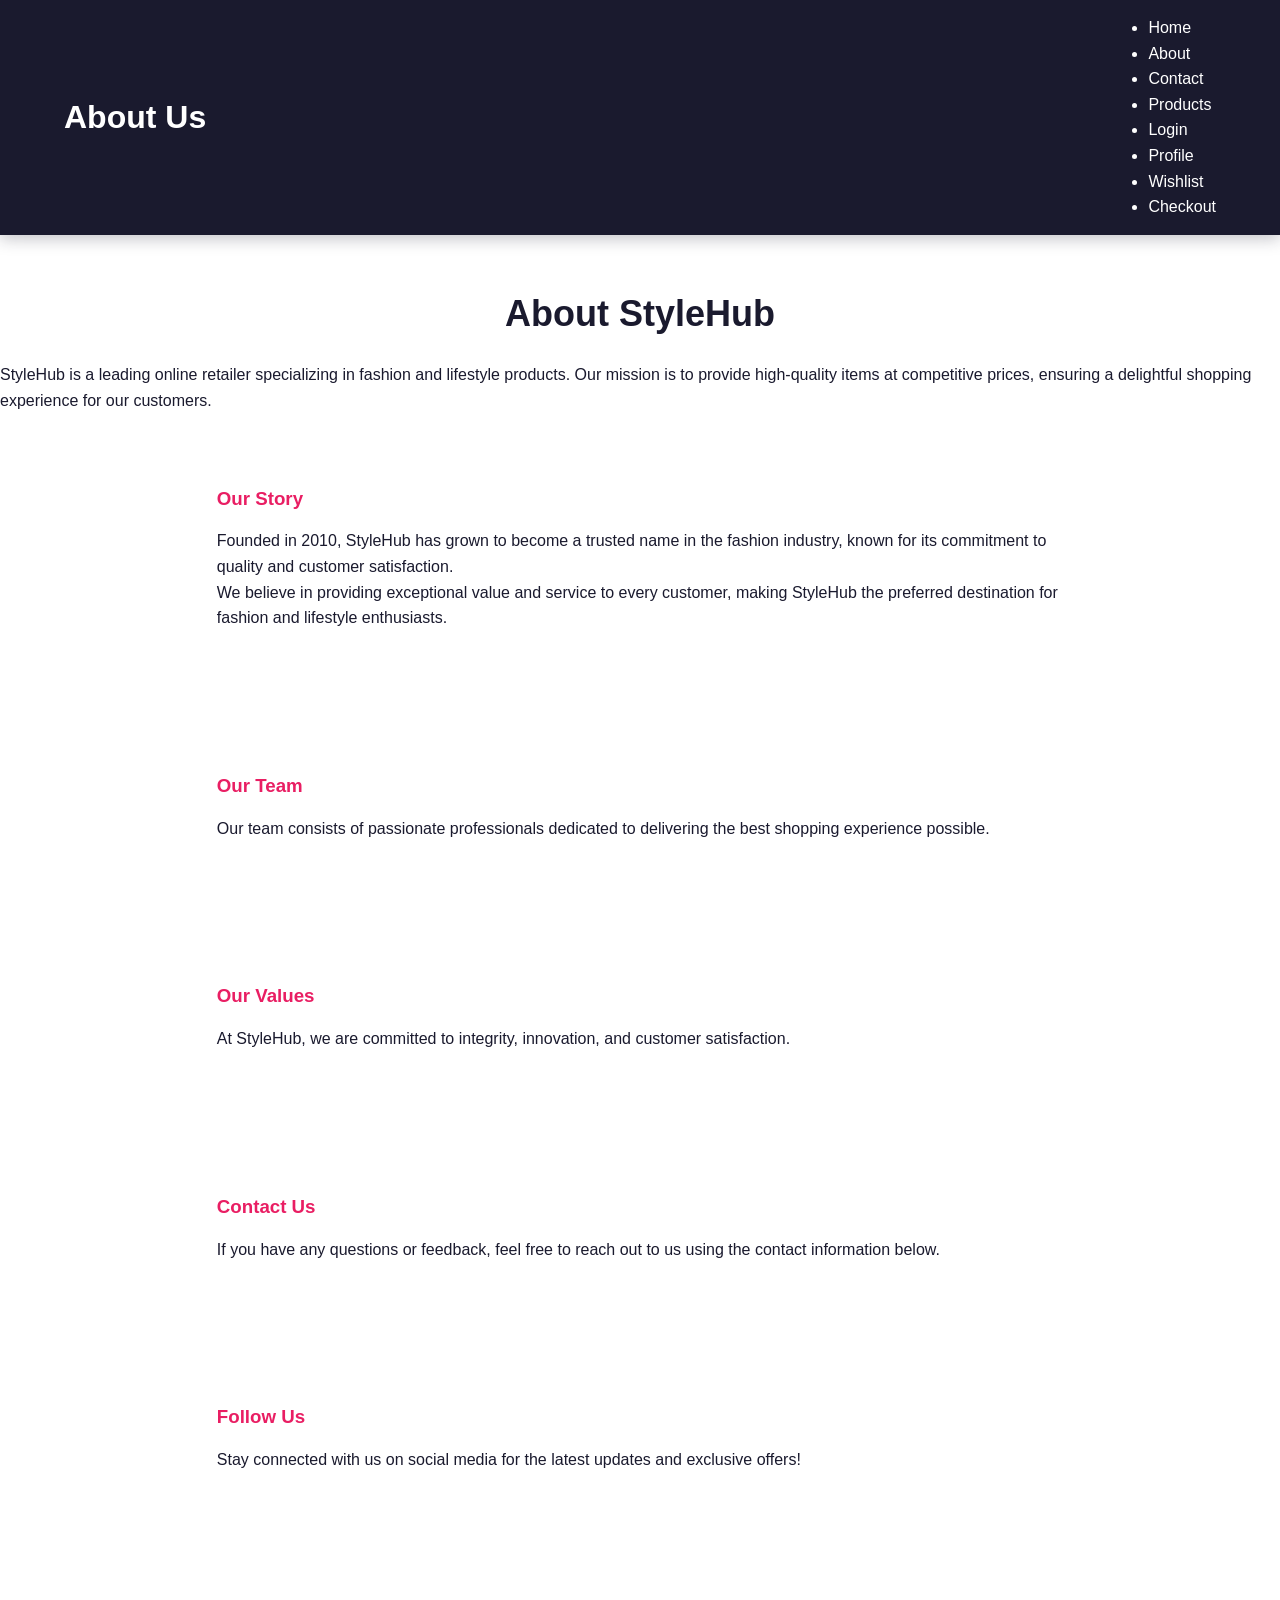
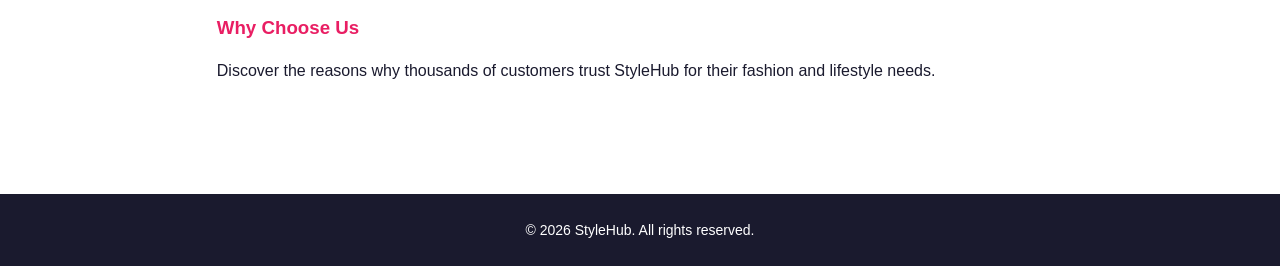
<file: about.html>
<!-- =================================================================
  
      ABOUT US

================================================================== -->
<!DOCTYPE html>
<html lang="en">
<head>
    <meta charset="UTF-8">
    <meta name="viewport" content="width=device-width, initial-scale=1.0">
    <title>About Us - styleHub</title>
    <link rel="stylesheet" href="style.css">
    <script src="script.js" defer></script>
</head>
<body>
<header>
    <h1>About Us</h1>
    <nav>
        <ul>
            <li><a href="index.html">Home</a></li>
            <li><a href="about.html">About</a></li>
            <li><a href="contact.html">Contact</a></li>
            <li><a href="products.html">Products</a></li>
            <li><a href="login.html">Login</a></li>
            <li><a href="profile.html">Profile</a></li>
            <li><a href="wishlist.html">Wishlist</a></li>
            <li><a href="checkout.html">Checkout</a></li>
        </ul>
    </nav>
</header>
    <h2>About StyleHub</h2>
    <p>StyleHub is a leading online retailer specializing in fashion and lifestyle products. Our mission is to provide high-quality items at competitive prices, ensuring a delightful shopping experience for our customers.</p>
    <section>
        <h3>Our Story</h3>
        <p>Founded in 2010, StyleHub has grown to become a trusted name in the fashion industry, known for its commitment to quality and customer satisfaction.</p>
        <p>We believe in providing exceptional value and service to every customer, making StyleHub the preferred destination for fashion and lifestyle enthusiasts.</p> 
    </section>
    <section>
        <h3>Our Team</h3>
        <p>Our team consists of passionate professionals dedicated to delivering the best shopping experience possible.</p>
    </section>
    <section>
        <h3>Our Values</h3>
        <p>At StyleHub, we are committed to integrity, innovation, and customer satisfaction.</p>
    </section>
    <section>
        <h3>Contact Us</h3>
        <p>If you have any questions or feedback, feel free to reach out to us using the contact information below.</p>
    </section>
    <section>
        <h3>Follow Us</h3>
        <p>Stay connected with us on social media for the latest updates and exclusive offers!</p>
    </section>
    <section>
        <h3>Why Choose Us</h3>
        <p>Discover the reasons why thousands of customers trust StyleHub for their fashion and lifestyle needs.</p>
    </section>
    <footer>
        <p>&copy; 2026 StyleHub. All rights reserved.</p>
    </footer> 
</body>
</html>
</file>
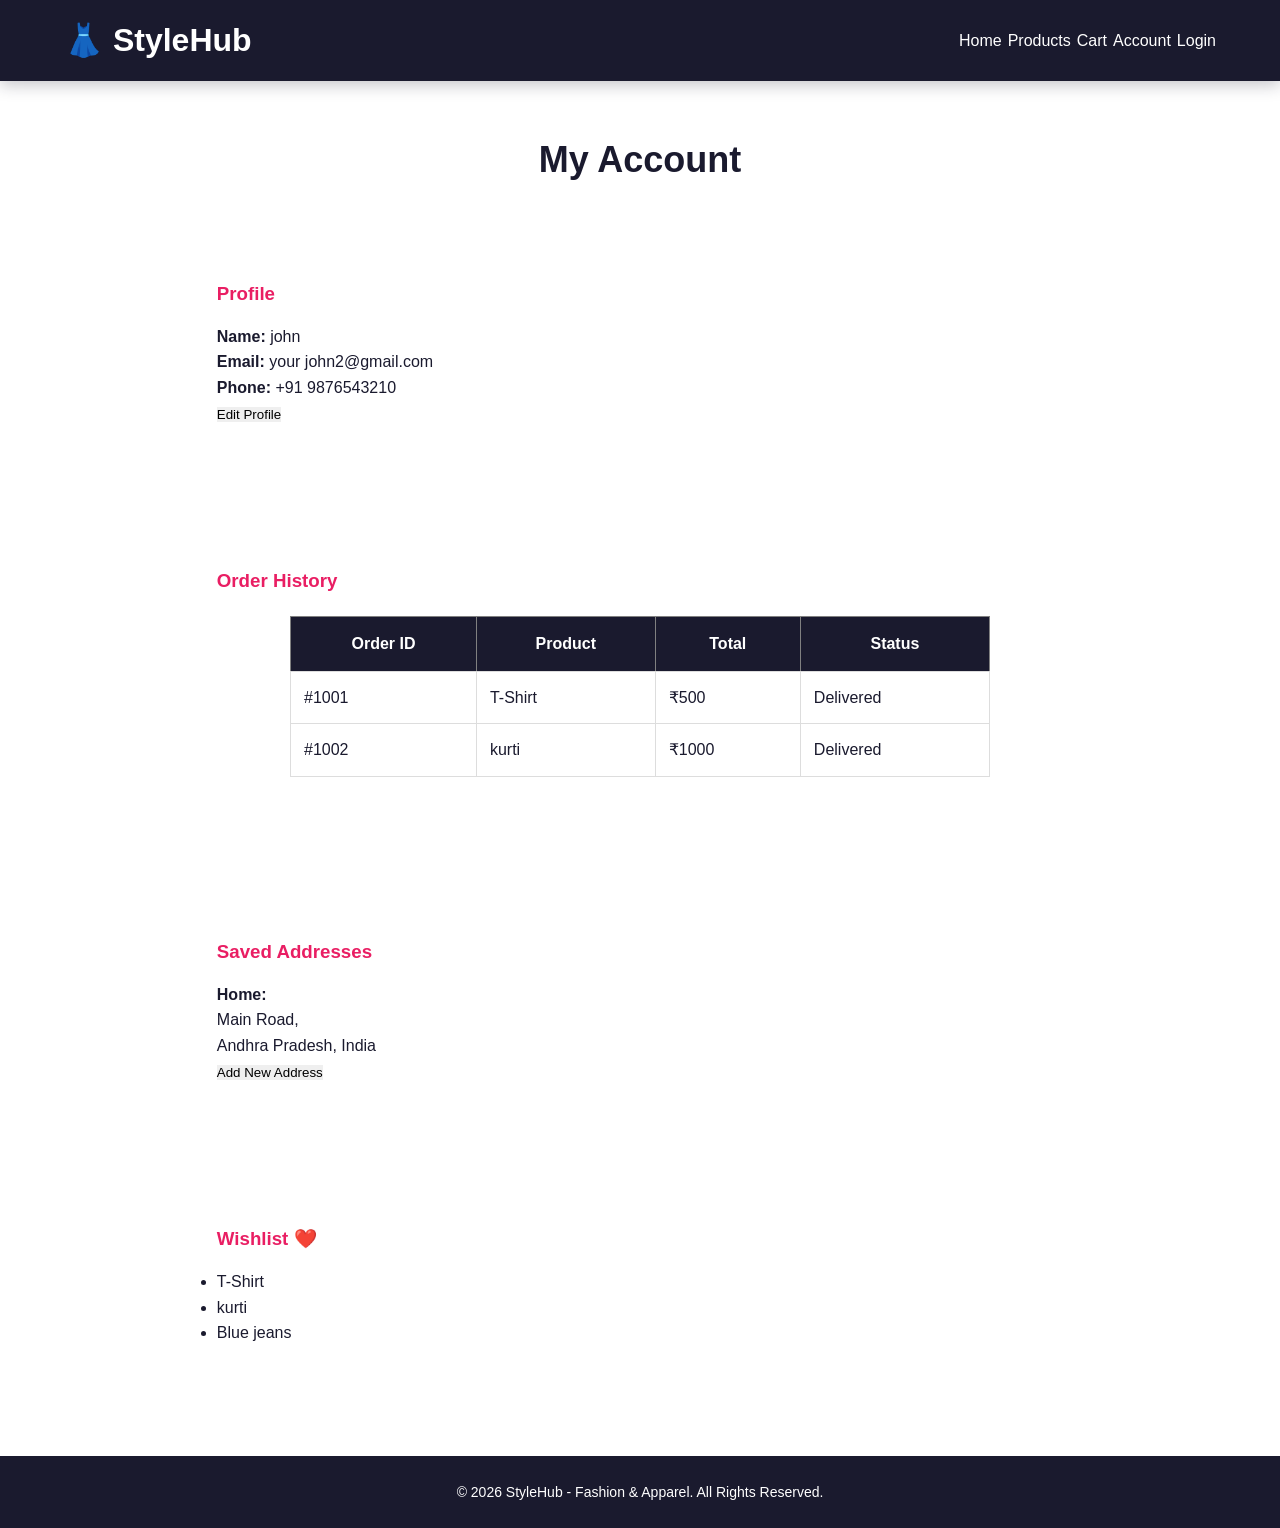
<file: account.html>
<!-- ================================================================

      USER ACCOUNT

================================================================ -->
<!DOCTYPE html>
<html lang="en">
<head>
    <meta charset="UTF-8">
    <meta name="viewport" content="width=device-width, initial-scale=1.0">
    <title>My Account - StyleHub</title>
    <link rel="stylesheet" href="style.css">
    <script src="script.js" defer></script>
</head>
<body>
<header>
    <h1>👗 StyleHub</h1>
    <nav>
        <a href="index.html">Home</a>
        <a href="products.html">Products</a>
        <a href="cart.html">Cart</a>
        <a href="account.html">Account</a>
        <a href="login.html">Login</a>
    </nav>
</header>
<h2>My Account</h2>
<!-- Profile -->
<section>
    <h3>Profile</h3>
    <p><strong>Name:</strong> john</p>
    <p><strong>Email:</strong> your john2@gmail.com</p>
    <p><strong>Phone:</strong> +91 9876543210</p>
    <button type="button" onclick="location.href='edit-profile.html'">Edit Profile</button>
</section>
<!-- Order History -->
<section>
    <h3>Order History</h3>
    <table border="1">
        <tr>
            <th>Order ID</th>
            <th>Product</th>
            <th>Total</th>
            <th>Status</th>
        </tr>
        <tr>
            <td>#1001</td>
            <td>T-Shirt</td>
            <td>₹500</td>
            <td>Delivered</td>
        </tr>
        <tr>
            <td>#1002</td>
            <td>kurti</td>
            <td>₹1000</td>
            <td>Delivered</td>
        </tr>
    </table>
</section>
<!-- Saved Addresses -->
<section>
    <h3>Saved Addresses</h3>
    <p>
        <strong>Home:</strong><br>
        Main Road,<br>
        Andhra Pradesh, India
    </p>
    <button>Add New Address</button>
</section>
<!-- Wishlist -->
<section>
    <h3>Wishlist ❤️</h3>
    <ul>
        <li>T-Shirt</li>
        <li>kurti</li>
        <li>Blue jeans</li>
    </ul>
</section>
  <footer>
   <p>&copy; 2026 StyleHub - Fashion & Apparel. All Rights Reserved.</p>
  </footer>
</body>
</html>
</file>
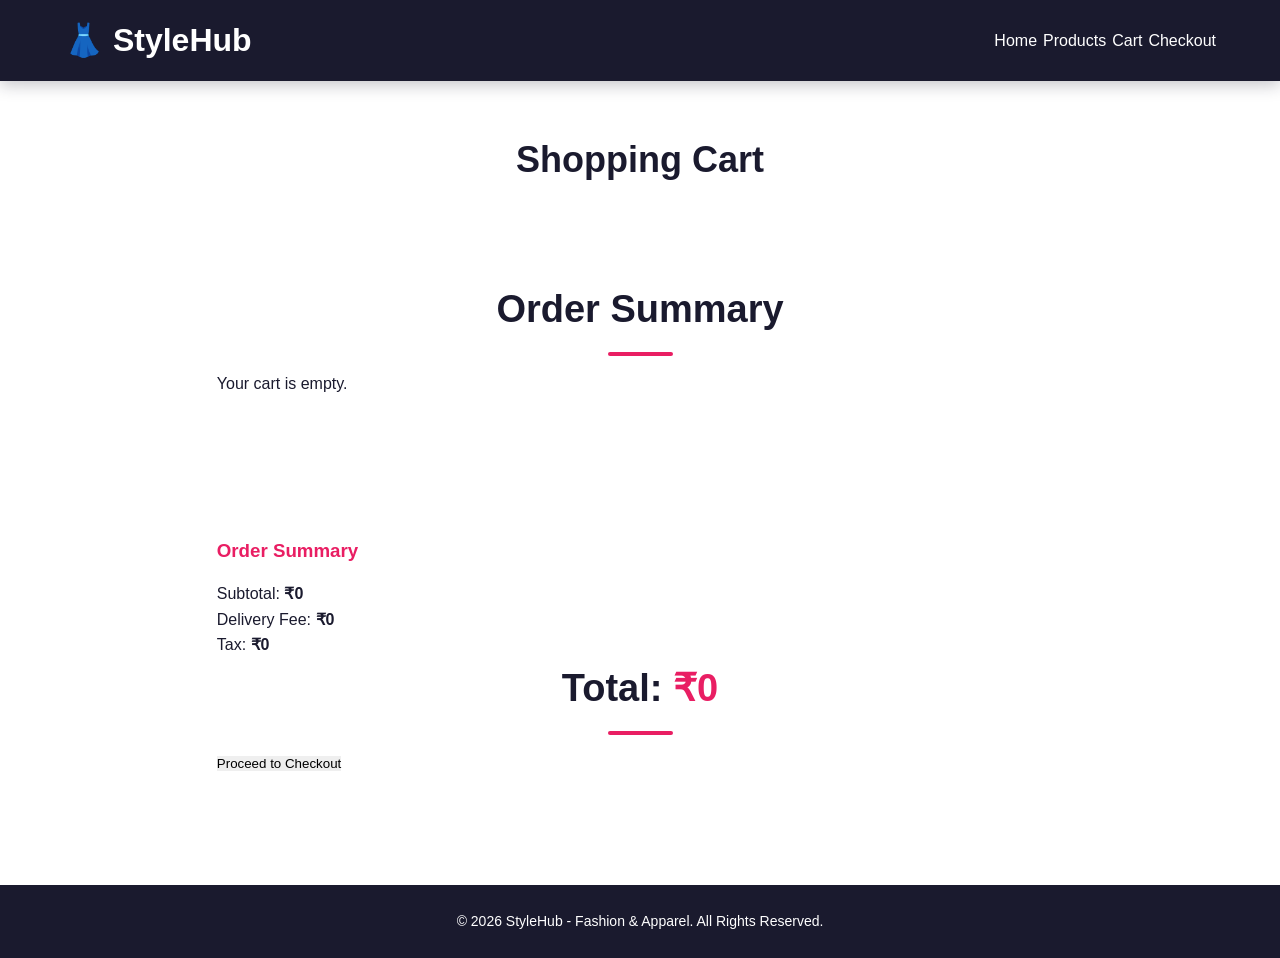
<file: cart.html>
<!-- =========================================================

      SHOPPING CART
    
========================================================= -->
<!DOCTYPE html>
<html lang="en">
<head>
    <meta charset="UTF-8">
    <meta name="viewport" content="width=device-width, initial-scale=1.0">
    <title>Shopping Cart - StyleHub</title>
    <link rel="stylesheet" href="style.css">
    <script src="script.js" defer></script>
</head>
<body>
<header>
    <h1>👗 StyleHub</h1>
    <nav>
        <a href="index.html">Home</a>
        <a href="products.html">Products</a>
        <a href="cart.html">Cart</a>
        <a href="checkout.html">Checkout</a>
    </nav>
</header>
<h2>Shopping Cart</h2>
<!-- Cart Items -->
<section id="order-summary">
    <h3>Your Summary</h3>
    <div id="cart-items"></div>
</section>
<!-- Cart Total -->
<section>
    <h3>Order Summary</h3>
    <p>Subtotal: <span id="subtotal">₹0</span></p>
    <p>Delivery Fee: <span id="delivery-fee">₹0</span></p>
    <p>Tax: <span id="tax">₹0</span></p>
    <h2>Total: <span id="total">₹0</span></h2>
    <a href="checkout.html">
        <button type="button">Proceed to Checkout</button>
    </a>
</section>
  <footer>
   <p>&copy; 2026 StyleHub - Fashion & Apparel. All Rights Reserved.</p>
  </footer>
</body>
</html>
</file>
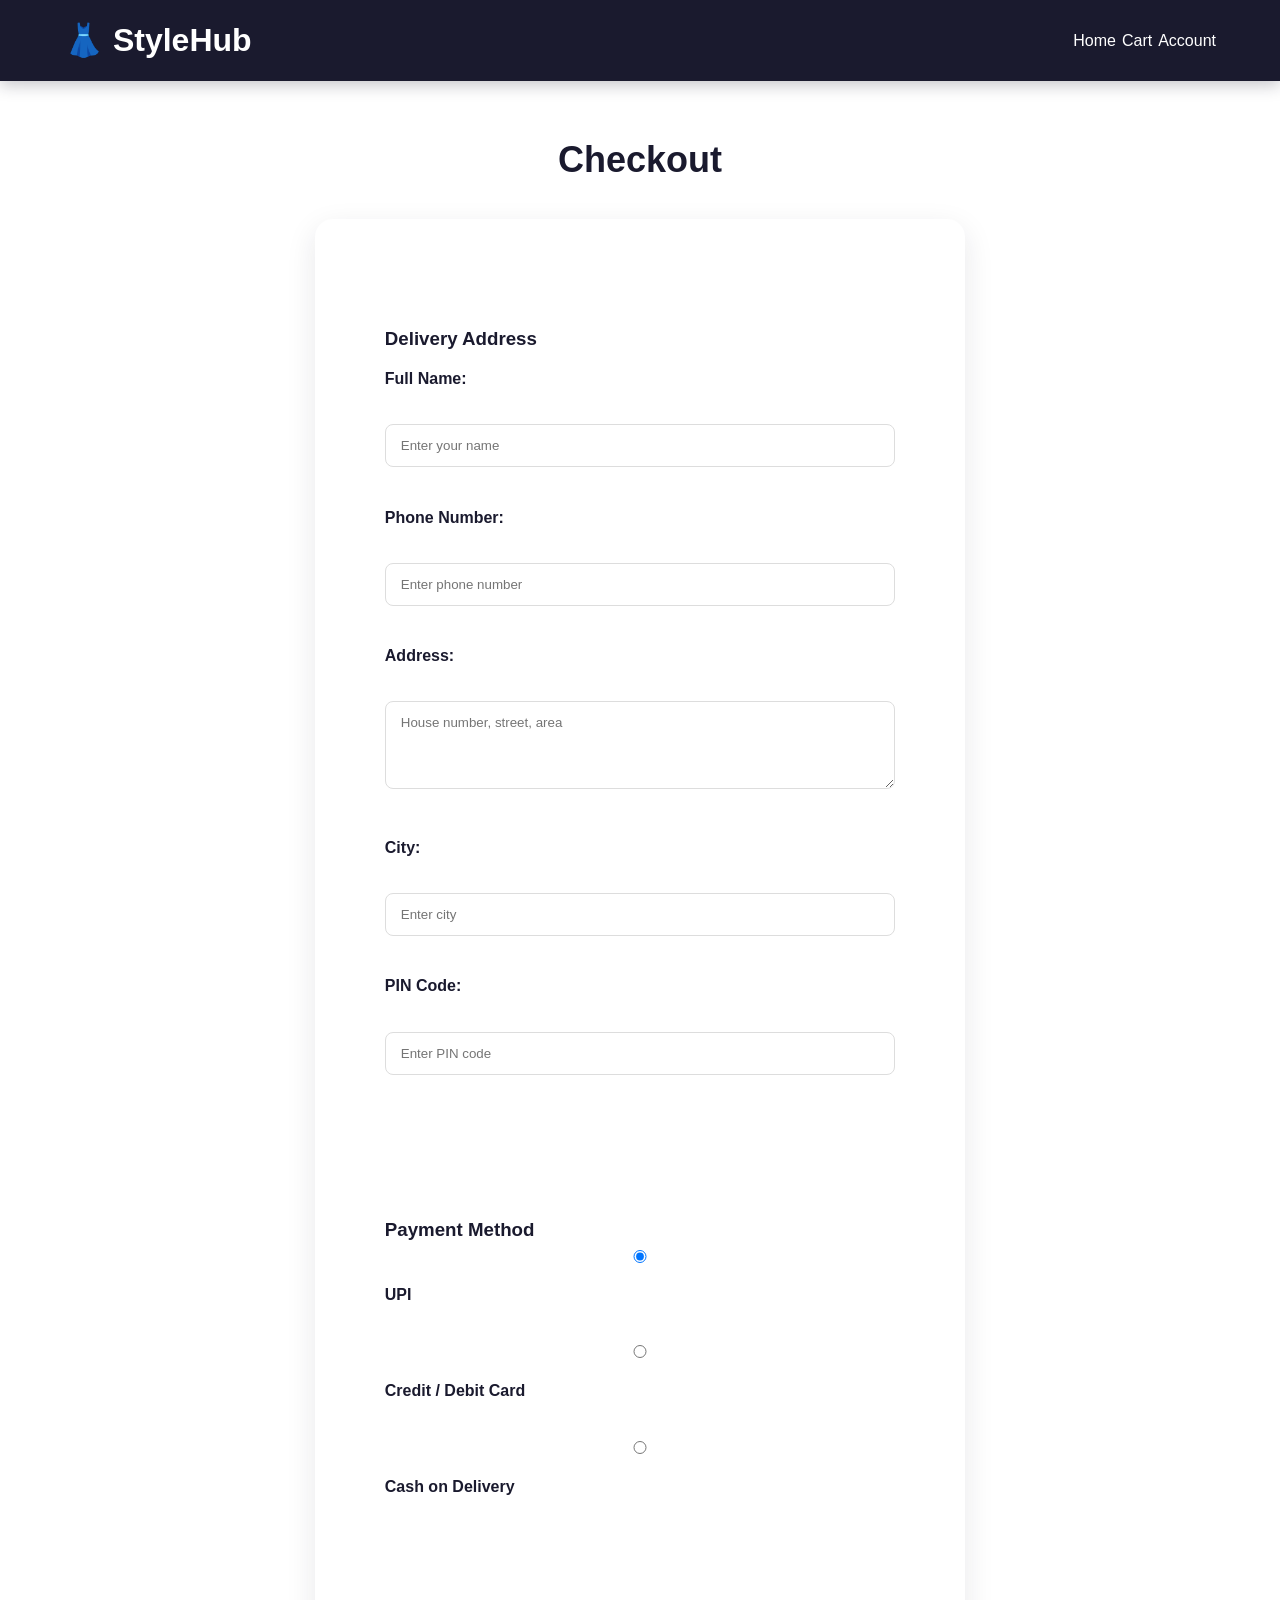
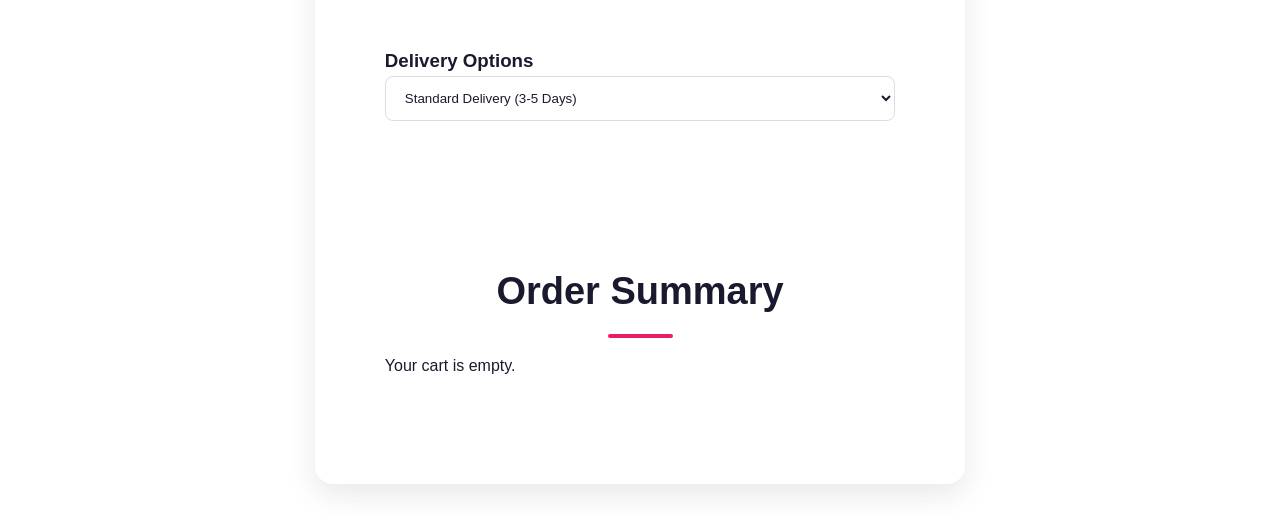
<file: checkout.html>
<!-- ===============================================================
 
      CHECKOUT PAGE

============================================================== -->
<!DOCTYPE html>
<html lang="en">
<head>
    <meta charset="UTF-8">
    <meta name="viewport" content="width=device-width,initial-scale=1.0">
    <title>Checkout - StyleHub</title>
    <link rel="stylesheet" href="style.css">
    <script src="script.js" defer></script>
</head>
<body>
<header>
    <h1>👗 StyleHub</h1>
    <nav>
        <a href="index.html">Home</a>
        <a href="cart.html">Cart</a>
        <a href="account.html">Account</a>
    </nav>
</header>
<h2>Checkout</h2>
<form id="checkout-form">
    <!-- Delivery Address -->
    <section id="delivery-option">
        <h3>Delivery Address</h3>
        <label>Full Name:</label><br>
        <input type="text" id="full-name" name="fullname" placeholder="Enter your name" required>
        <br><br>
        <label>Phone Number:</label><br>
        <input type="tel" id="phone" name="phone" placeholder="Enter phone number" required>
        <br><br>
        <label>Address:</label><br>
        <textarea id="address" name="address" rows="4" placeholder="House number, street, area" required></textarea>   
        <br><br>
        <label for="city">City:</label><br>
        <input type="text" id="city" name="city" placeholder="Enter city" required>
        <br><br>
        <label for="pin">PIN Code:</label><br>
        <input type="text" id="pin" name="pin" placeholder="Enter PIN code" required>
    </section>
    <!-- Payment -->
    <section>
        <h3>Payment Method</h3>
        <input type="radio" name="payment" value="upi" checked>
        <label>UPI</label>
        <br>
        <input type="radio" name="payment" value="card">
        <label>Credit / Debit Card</label>
        <br>
        <input type="radio" name="payment" value="cod">
        <label>Cash on Delivery</label>
    </section>
    <!-- Delivery Options -->
    <section>
        <h3>Delivery Options</h3>
        <select>
            <option>
                Standard Delivery (3-5 Days)
            </option>
            <option>
                Express Delivery (1-2 Days)
            </option>
            <option>
                Same Day Delivery
            </option>
            <option>
                Pickup from Store
            </option>
            <option>
                Drone Delivery (Available in select areas)
            </option>
            <option>
                Scheduled Delivery (Choose a specific date and time)
            </option>
        </select>
    </section>
    <!-- Order Summary -->
    <section id="order-summary">
        <h3>Order Summary</h3>
        <button type="button" onclick="placeOrder()">Place Order</button>
    </section>
</form>
</body>
</html>
</file>
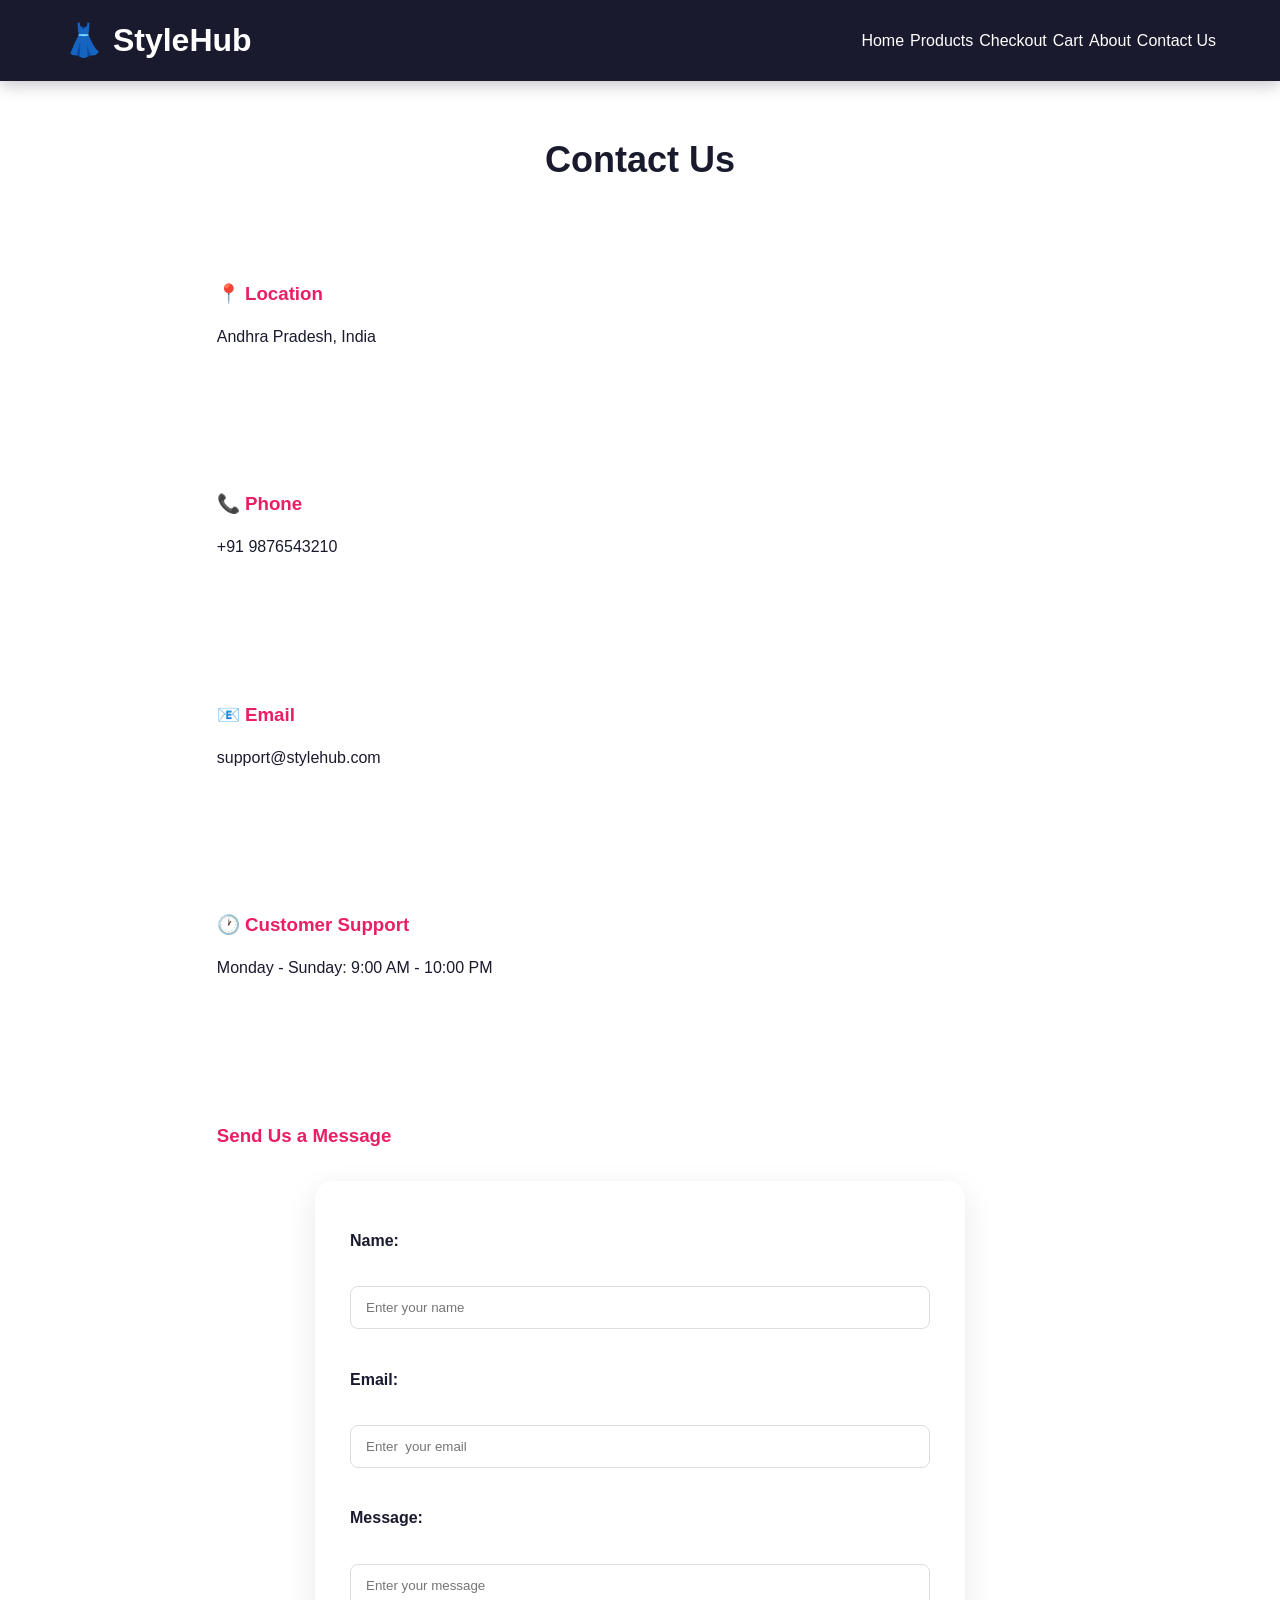
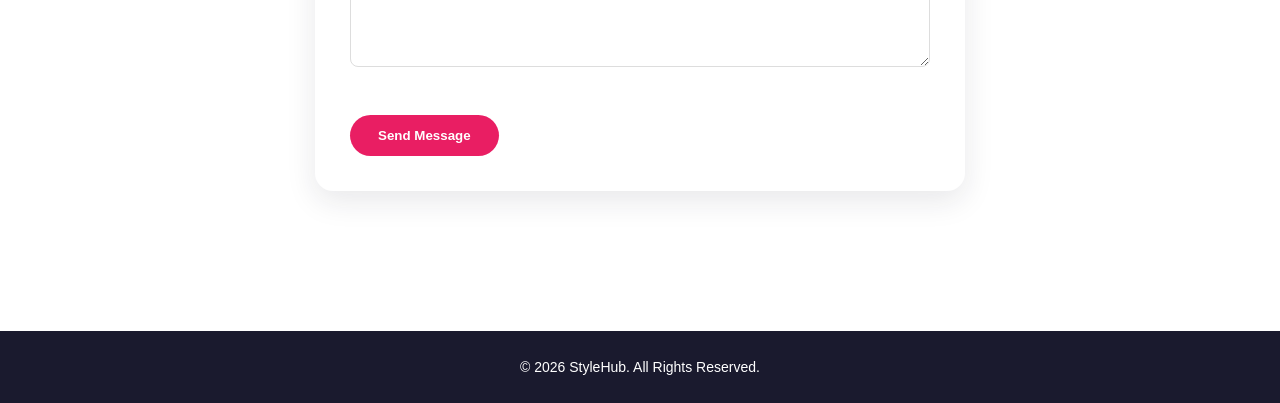
<file: contact.html>
<!-- =============================================================
 
     CONTACT US

 =============================================================-->
<!DOCTYPE html>
<html lang="en">
<head>
    <meta charset="UTF-8">
    <meta name="viewport" content="width=device-width, initial-scale=1.0">
    <title>Contact Us - StyleHub</title>
    <link rel="stylesheet" href="style.css">
    <script src="script.js" defer></script>
</head>
<body>
<header>
    <h1>👗 StyleHub</h1>
    <nav> 
        <a href="index.html">Home</a>
        <a href="products.html">Products</a>
        <a href="checkout.html">Checkout</a>
        <a href="cart.html">Cart</a>
        <a href="about.html">About</a>
        <a href="contact.html">Contact Us</a>
    </nav>
</header>
    <h2>Contact Us</h2>
<!-- Location -->
<section>
    <h3>📍 Location</h3>
    <p>Andhra Pradesh, India</p>
</section>
<section>
    <h3>📞 Phone</h3>
    <p>+91 9876543210</p>
</section>
<section>
    <h3>📧 Email</h3>
    <p>support@stylehub.com</p>
</section>
<section>
    <h3>🕐 Customer Support</h3>
    <p>Monday - Sunday: 9:00 AM - 10:00 PM</p>
</section>
<section>
    <h3>Send Us a Message</h3>
    <form id="contact-form">
        <label for="name">Name:</label><br>
        <input type="text" id="name" name="name" placeholder="Enter your name" required>
        <br><br>
        <label for="email">Email:</label><br>
        <input type="email" id="email" name="email" placeholder="Enter  your email" required>
        <br><br>
        <label for="message">Message:</label><br>
        <textarea id="message" name="message" rows="5" placeholder="Enter your message" required></textarea>
        <br><br>
        <button type="submit">Send Message</button>
    </form>
</section>
  <footer>
   <p>&copy; 2026 StyleHub. All Rights Reserved.</p>
  </footer>
</body>
</html>
</file>
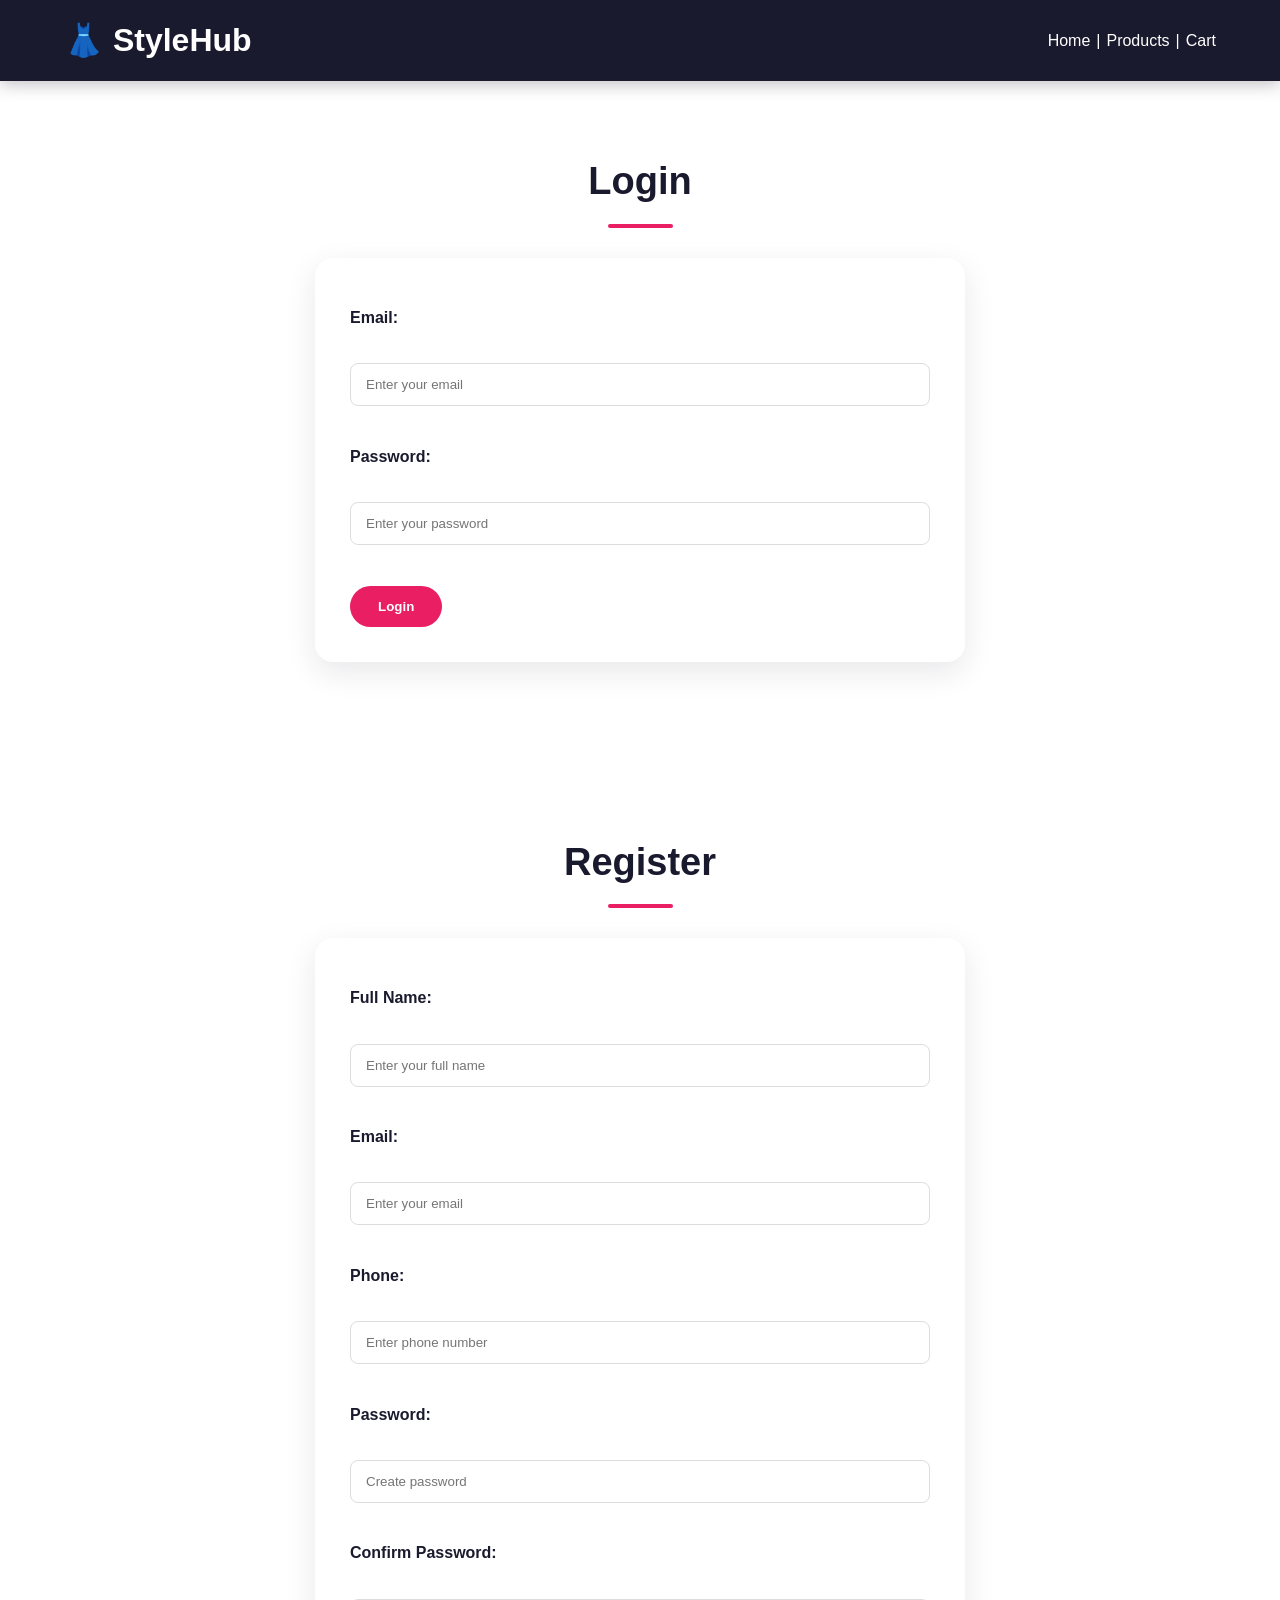
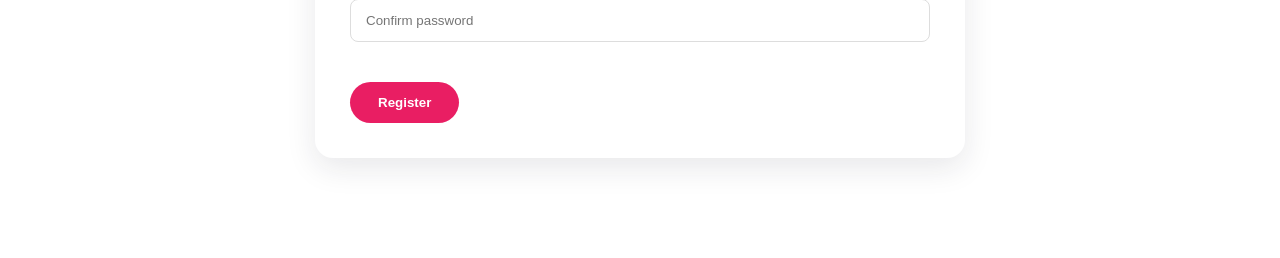
<file: login.html>
<!-- =========================================================

      LOGIN / REGISTER
     
========================================================= -->
<!DOCTYPE html>
<html lang="en">
<head>
    <meta charset="UTF-8">
    <meta name="viewport" content="width=device-width, initial-scale=1.0">
    <title>Login / Register - StyleHub</title>
    <link rel="stylesheet" href="style.css">
    <script src="script.js" defer></script>
</head>
<body>
<header>
    <h1>👗 StyleHub</h1>
    <nav>
        <a href="index.html">Home</a> |
        <a href="products.html">Products</a> |
        <a href="cart.html">Cart</a>
    </nav>
</header>
<!-- Login -->
<section>
    <h2>Login</h2>
    <form id="login-form" onsubmit="loginUser(event)">
        <label for="login-email">Email:</label><br>
        <input type="email" id="login-email" name="email" placeholder="Enter your email" required>
        <br><br>
        <label for="login-password">Password:</label><br>
        <input type="password" id="login-password" placeholder="Enter your password" required>
        <br><br>
        <button type="submit">
            Login
        </button>
    </form>
</section>
<!-- Register -->
<section>
    <h2>Register</h2>
    <form id="register-form" onsubmit="registerUser(event)">
        <label>Full Name:</label><br>
        <input type="text" id="register-name" name="name" placeholder="Enter your full name" required>
        <br><br>
        <label>Email:</label><br>
        <input type="email" id="register-email" name="email" placeholder="Enter your email" required>
        <br><br>
        <label>Phone:</label><br>
        <input type="tel" id="register-phone" name="phone" placeholder="Enter phone number" required>
        <br><br>
        <label for="register-password">Password:</label><br>
        <input type="password" id="register-password" name="password" placeholder="Create password" required>
        <br><br>
        <label>Confirm Password:</label><br>
        <input type="password" id="confirm-password"name="confirmPassword" placeholder="Confirm password" required>
        <br><br>
        <button type="submit">
            Register
        </button>
    </form>
</section>
</body>
</html>
</file>
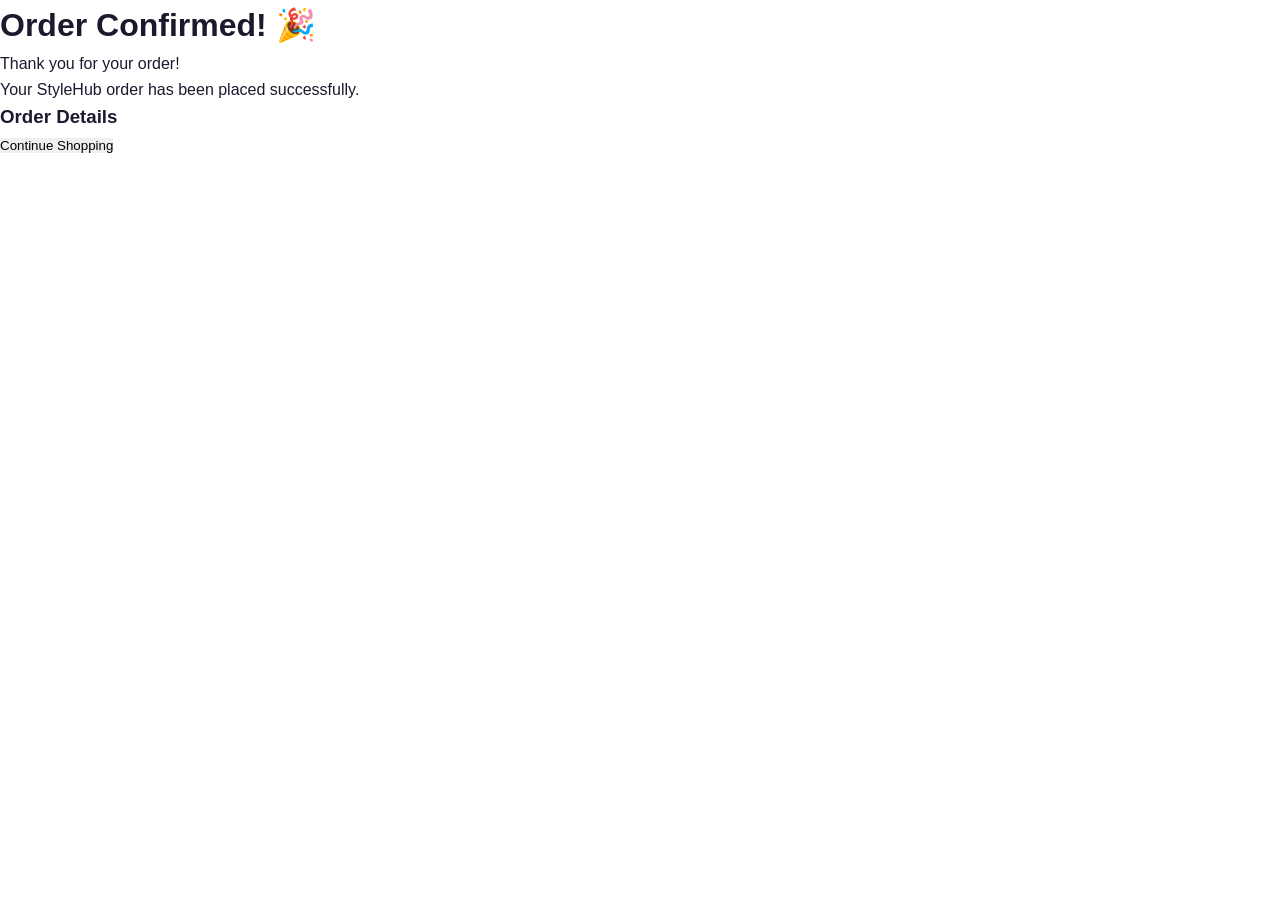
<file: order.html>
<!-- ===========================================================

      ORDER CONFIRMATION

============================================================ -->
<!DOCTYPE html>
<html lang="en">
<head>
    <meta charset="UTF-8">
    <meta name="viewport" content="width=device-width, initial-scale=1.0">
    <title>Order Confirmation - StyleHub</title>
    <link rel="stylesheet" href="style.css">
    <script src="script.js" defer></script>
</head>
<body>
    <!-- Order Confirmation-->
    <h1>Order Confirmed! 🎉</h1>
    <p>Thank you for your order!</p>
    <p>Your StyleHub order has been placed successfully.</p>
    <h3>Order Details</h3>
    <div id:"order-details"</div>
    <button onclick="location.href='index.html'">Continue Shopping</button>
</body>
</html>
</file>
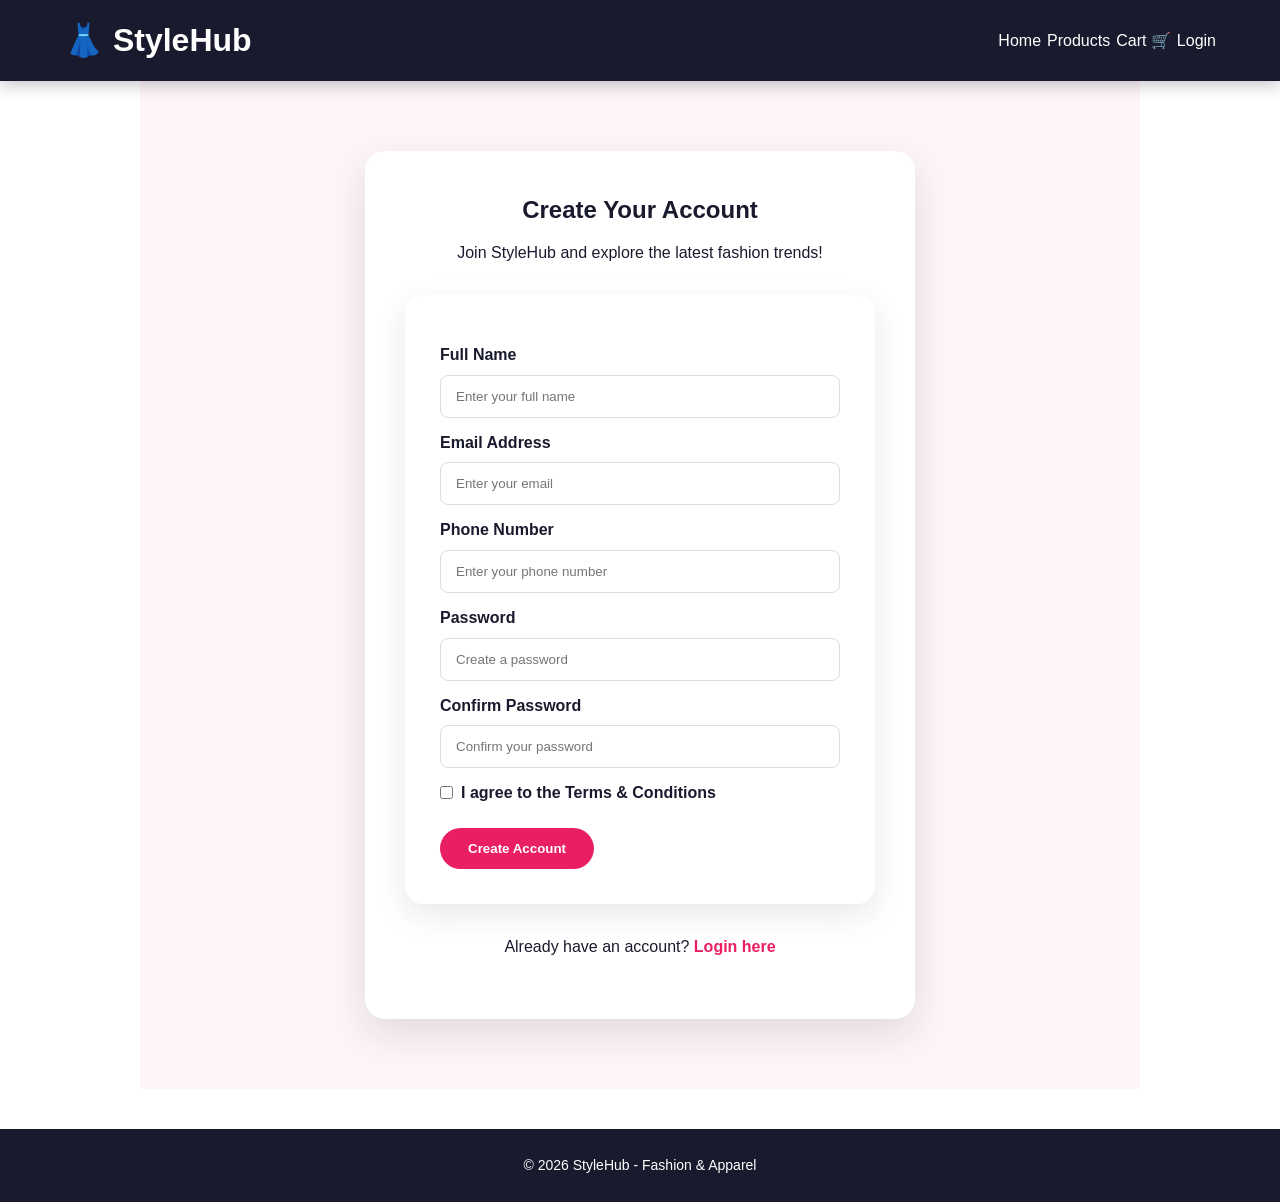
<file: signup.html>
<!-- =====================================================
 
      SIGNUP
      
 ====================================================-->
<!DOCTYPE html>
<html lang="en">
<head>
    <meta charset="UTF-8">
    <meta name="viewport" content="width=device-width, initial-scale=1.0">
    <title>StyleHub - Sign Up</title>
    <link rel="stylesheet" href="style.css">
    <script src="script.js" defer></script>
</head>
<body>
    <!-- Header -->
    <header>
        <h1>👗 StyleHub</h1>
        <nav>
            <a href="index.html">Home</a>
            <a href="products.html">Products</a>
            <a href="cart.html">Cart 🛒</a>
            <a href="login.html">Login</a>
        </nav>
    </header>
    <!-- Sign Up Section -->
    <section class="signup-container">
        <div class="signup-box">
            <h2>Create Your Account</h2>
            <p>Join StyleHub and explore the latest fashion trends!</p>
            <form id="register-form" onsubmit="registerUser(event)">
                <label for="fullname">Full Name</label>
                <input type="text" id="register-name" name="fullname" placeholder="Enter your full name" required>
                <label for="email">Email Address</label>
                <input type="email" id="register-email" name="email" placeholder="Enter your email" required>
                <label for="phone">Phone Number</label>
                <input type="tel" id="phone" name="phone" placeholder="Enter your phone number" required>
                <label for="password">Password</label>
                <input type="password" id="register-password" name="password" placeholder="Create a password" minlength="6" required>
                <label for="confirm-password">Confirm Password</label>
                <input type="password" id="confirm-password" name="confirm-password" placeholder="Confirm your password" minlength="6" required>
                <label class="terms">
                    <input type="checkbox" required>
                    I agree to the Terms & Conditions
                </label>
                <button type="submit">Create Account</button>
            </form>
            <p class="login-link">
                Already have an account?
                <a href="login.html">Login here</a>
            </p>
        </div>
    </section>
    <!-- Footer -->
    <footer>
        <p>© 2026 StyleHub - Fashion & Apparel</p>
    </footer>
</body>
</html>
</file>
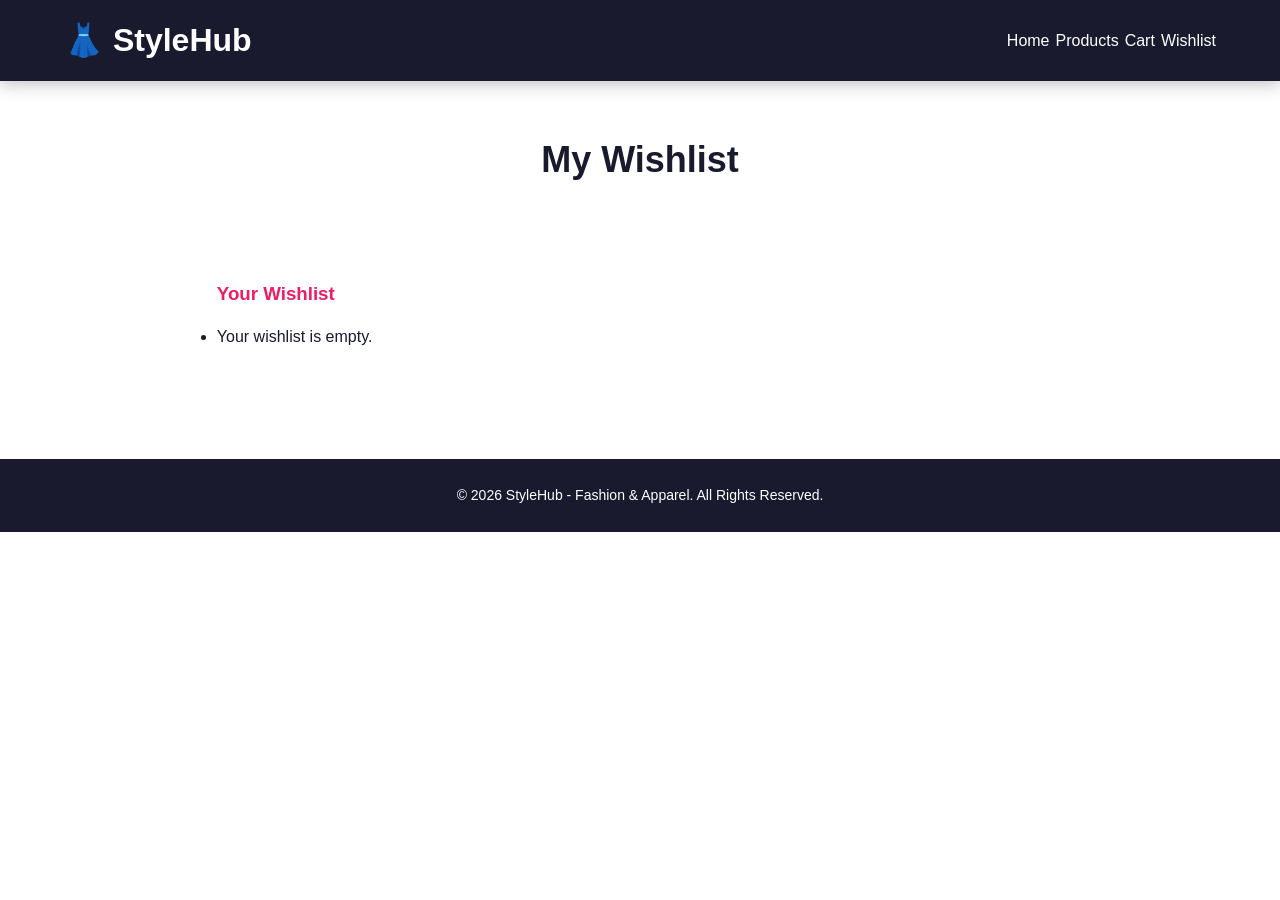
<file: wishlist.html>
<!-- ================================================================

      WISHLIST
    
========================================================= -->
<!DOCTYPE html>
<html lang="en">
<head>
    <meta charset="UTF-8">
    <meta name="viewport" content="width=device-width, initial-scale=1.0">
    <title>Wishlist - StyleHub</title>
    <link rel="stylesheet" href="style.css">
    <script src="script.js" defer></script>
</head>
<body>
<header>
    <h1>👗 StyleHub</h1>
    <nav>
        <a href="index.html">Home</a>
        <a href="products.html">Products</a>
        <a href="cart.html">Cart</a>
        <a href="wishlist.html">Wishlist</a>
    </nav>
</header>
<h2>My Wishlist</h2>
<!-- Wishlist Items -->
<section>
    <h3>Your Wishlist</h3>
    <ul id="wishlist-items"></ul>
</section>
  <footer>
   <p>&copy; 2026 StyleHub - Fashion & Apparel. All Rights Reserved.</p>
  </footer>
</body>
</html>
</file>
<file: style.css>
/* =========================================================
   STYLEHUB - FASHION & APPAREL
   Design:
   Pink #E91E63
   White #FFFFFF
   Dark #1A1A2E
   Gold Accents
   Elegant • Modern • Luxurious • Responsive
========================================================= */


/* =========================
   GLOBAL STYLES
========================= */

* {
    margin: 0;
    padding: 0;
    box-sizing: border-box;
}

html {
    scroll-behavior: smooth;
}

body {
    font-family: "Segoe UI", Arial, sans-serif;
    background: #ffffff;
    color: #1A1A2E;
    line-height: 1.6;
}

a {
    text-decoration: none;
    color: inherit;
}

img {
    max-width: 100%;
    display: block;
}

button,
input,
select,
textarea {
    font-family: inherit;
}


/* =========================
   HEADER / NAVIGATION
========================= */

header {
    background: #1A1A2E;
    color: #ffffff;
    width: 100%;
    padding: 15px 5%;
    display: flex;
    align-items: center;
    justify-content: space-between;
    flex-wrap: wrap;
    position: sticky;
    top: 0;
    z-index: 1000;
    box-shadow: 0 4px 15px rgba(26, 26, 46, 0.25);
}

.logo {
    color: #ffffff;
    font-size: 27px;
    font-weight: bold;
    letter-spacing: 1px;
}

nav {
    display: flex;
    align-items: center;
    justify-content: center;
    gap: 6px;
    flex-wrap: wrap;
}

.nav a {
    color: #ffffff;
    text-decoration: none;
    padding: 10px 13px;
    border-radius: 25px;
    font-size: 14px;
    font-weight: 600;
    transition: all 0.3s ease;
}

.nav a:hover {
    background: #E91E63;
    color: #ffffff;
    transform: translateY(-2px);
}

.nav a:active {
    background: #D4AF37;
    color: #1A1A2E;
}

/* =========================
   MOBILE MENU BUTTON
========================= */

.menu-toggle {
    display: none;
    background: transparent;
    border: none;
    cursor: pointer;
}

.menu-toggle span {
    display: block;
    width: 25px;
    height: 3px;
    background: #ffffff;
    margin: 5px 0;
    border-radius: 3px;
}


/* =========================
   HERO SECTION
========================= */

.hero {
    min-height: 600px;
    display: flex;
    align-items: center;
    justify-content: center;
    text-align: center;
    padding: 80px 20px;
    background:
        linear-gradient(
            rgba(26, 26, 46, 0.68),
            rgba(26, 26, 46, 0.68)
        );
        
       background-color: lightpink;
       background-size: cover;
       background-position: center;
}

.hero-content {
    max-width: 800px;
    color: #ffffff;
}

.hero h1 {
    font-size: clamp(40px, 7vw, 72px);
    margin-bottom: 20px;
    font-weight: 800;
    letter-spacing: 1px;
}

.hero p {
    font-size: 20px;
    margin-bottom: 30px;
    color: #ffffff;
}


/* =========================
   BUTTONS
========================= */

.btn,
button {
    border: none;
    cursor: pointer;
}

.btn {
    display: inline-block;
    background: #E91E63;
    color: #ffffff;
    padding: 13px 28px;
    border-radius: 30px;
    font-weight: 600;
    transition: all 0.3s ease;
    box-shadow: 0 5px 15px rgba(233, 30, 99, 0.25);
}

.btn:hover {
    background: #c2185b;
    transform: translateY(-3px);
    box-shadow: 0 8px 20px rgba(233, 30, 99, 0.35);
}


/* =========================
   GENERAL SECTIONS
========================= */

section {
    padding: 70px 6%;
}

section > h2,
.page-title h2 {
    text-align: center;
    font-size: 38px;
    margin-bottom: 15px;
    color: #1A1A2E;
    font-weight: 700;
}

section > h2::after,
.page-title h2::after {
    content: "";
    display: block;
    width: 65px;
    height: 4px;
    background: #E91E63;
    margin: 12px auto 0;
    border-radius: 5px;
}


/* =========================
   FEATURES
========================= */

.features {
    background: #ffffff;
    text-align: center;
}

.feature-grid {
    max-width: 1100px;
    margin: 40px auto 0;
    display: grid;
    grid-template-columns: repeat(3, 1fr);
    gap: 25px;
}

.feature-card {
    padding: 35px 25px;
    background: #ffffff;
    border: 1px solid #eeeeee;
    border-radius: 18px;
    transition: all 0.3s ease;
}

.feature-card:hover {
    transform: translateY(-8px);
    border-color: #E91E63;
    box-shadow: 0 12px 30px rgba(26, 26, 46, 0.12);
}

.feature-card h3 {
    color: #E91E63;
    margin-bottom: 12px;
    font-size: 22px;
}


/* =========================
   TRENDING FASHION
========================= */

.trending {
    background: #fdf5f8;
    text-align: center;
}

.trending-grid {
    max-width: 1100px;
    margin: 40px auto 0;
    display: grid;
    grid-template-columns: repeat(auto-fit, minmax(280px, 1fr));
    gap: 25px;
}

.trending-item {
    background: #ffffff;
    border-radius: 18px;
    overflow: hidden;
    box-shadow: 0 8px 25px rgba(26, 26, 46, 0.1);
    transition: transform 0.3s ease;
}

.trending-item:hover {
    transform: translateY(-8px);
}

.trending-item img {
    width: 100%;
    height: 330px;
    object-fit: cover;
}

.trending-item h3 {
    margin: 20px 15px 8px;
    color: #1A1A2E;
}

.trending-item p {
    padding: 0 20px 25px;
}


/* =========================
   SPECIAL OFFERS
========================= */

.special-offers {
    background: #ffffff;
    text-align: center;
}

.special-offers-grid {
    max-width: 1200px;
    margin: 40px auto 0;
    display: grid;
    grid-template-columns: repeat(auto-fit, minmax(210px, 1fr));
    gap: 22px;
}

.special-offers-card {
    background: #ffffff;
    border-radius: 18px;
    overflow: hidden;
    border: 1px solid #eeeeee;
    transition: all 0.3s ease;
}

.special-offers-card:hover {
    transform: translateY(-7px);
    box-shadow: 0 12px 30px rgba(26, 26, 46, 0.15);
}

.special-offers-card img {
    width: 100%;
    height: 220px;
    object-fit: cover;
}

.special-offers-card h3 {
    color: #E91E63;
    margin: 18px 12px 8px;
}

.special-offers-card p {
    padding: 0 18px 22px;
}


/* =========================
   CATEGORIES
========================= */

.categories {
    background: #1A1A2E;
    color: #ffffff;
    text-align: center;
}

.categories h2 {
    color: #ffffff;
}

.categories-grid {
    max-width: 1100px;
    margin: 40px auto 0;
    display: grid;
    grid-template-columns: repeat(4, 1fr);
    gap: 22px;
}

.categories-card {
    background: #ffffff;
    border-radius: 18px;
    overflow: hidden;
    transition: all 0.3s ease;
}

.categories-card:hover {
    transform: translateY(-8px);
    box-shadow: 0 12px 30px rgba(233, 30, 99, 0.3);
}

.categories-card img {
    width: 100%;
    height: 250px;
    object-fit: cover;
}

.categories-card h3 {
    color: #1A1A2E;
    padding: 18px 10px;
}


/* =========================
   TESTIMONIALS
========================= */

.testimonials {
    background: #fdf5f8;
    text-align: center;
}

.testimonial-grid {
    max-width: 900px;
    margin: 40px auto 0;
    display: grid;
    grid-template-columns: repeat(2, 1fr);
    gap: 25px;
}

.testimonial-card {
    background: #ffffff;
    padding: 30px;
    border-radius: 18px;
    border-left: 5px solid #E91E63;
    box-shadow: 0 8px 25px rgba(26, 26, 46, 0.08);
}

.testimonial-card p {
    font-style: italic;
    margin-bottom: 15px;
}

.testimonial-card cite {
    color: #E91E63;
    font-weight: 600;
}


/* =========================
   PAGE TITLE
========================= */

.page-title {
    background: #fdf5f8;
    text-align: center;
}

.page-title p {
    max-width: 700px;
    margin: auto;
}


/* =========================
   FILTERS
========================= */

.filters {
    background: #ffffff;
    display: flex;
    align-items: center;
    justify-content: center;
    flex-wrap: wrap;
    gap: 12px;
    padding-top: 30px;
    padding-bottom: 30px;
}

.filters label {
    font-weight: 600;
}

select {
    padding: 11px 15px;
    border: 1px solid #dddddd;
    border-radius: 8px;
    background: #ffffff;
    color: #1A1A2E;
    outline: none;
    cursor: pointer;
}

select:focus {
    border-color: #E91E63;
}


/* =========================
   PRODUCTS
========================= */

.product-container {
    max-width: 1250px;
    margin: auto;
    display: grid;
    grid-template-columns: repeat(4, 1fr);
    gap: 25px;
    padding: 50px 6%;
}

.product {
    background: #ffffff;
    border-radius: 18px;
    overflow: hidden;
    border: 1px solid #eeeeee;
    padding-bottom: 25px;
    transition: all 0.3s ease;
}

.product:hover {
    transform: translateY(-8px);
    box-shadow: 0 15px 35px rgba(26, 26, 46, 0.15);
    border-color: #E91E63;
}

.product img {
    width: 100%;
    height: 280px;
    object-fit: cover;
}

.product h3 {
    margin: 18px 18px 8px;
    color: #1A1A2E;
    font-size: 21px;
}

.product p {
    margin: 7px 18px;
    font-size: 14px;
}

.product .btn {
    margin: 15px 18px 0;
}


/* =========================
   FORMS
========================= */

form {
    max-width: 650px;
    margin: 30px auto;
    background: #ffffff;
    padding: 35px;
    border-radius: 18px;
    box-shadow: 0 10px 30px rgba(26, 26, 46, 0.1);
}

form label {
    display: block;
    margin-top: 12px;
    margin-bottom: 7px;
    font-weight: 600;
    color: #1A1A2E;
}

form input,
form textarea,
form select {
    width: 100%;
    padding: 13px 15px;
    border: 1px solid #dddddd;
    border-radius: 8px;
    outline: none;
    background: #ffffff;
}

form input:focus,
form textarea:focus,
form select:focus {
    border-color: #E91E63;
    box-shadow: 0 0 0 3px rgba(233, 30, 99, 0.08);
}

form button {
    background: #E91E63;
    color: #ffffff;
    padding: 13px 28px;
    border-radius: 30px;
    font-weight: 600;
    margin-top: 15px;
    transition: 0.3s;
}

form button:hover {
    background: #c2185b;
    transform: translateY(-2px);
}


/* =========================
   SIGNUP
========================= */

.signup-container {
    min-height: 75vh;
    display: flex;
    justify-content: center;
    align-items: center;
    background: #fdf5f8;
}

.signup-box {
    width: 100%;
    max-width: 550px;
    background: #ffffff;
    padding: 40px;
    border-radius: 20px;
    box-shadow: 0 15px 40px rgba(26, 26, 46, 0.12);
}

.signup-box h2 {
    text-align: center;
    color: #1A1A2E;
    margin-bottom: 10px;
}

.signup-box > p {
    text-align: center;
    margin-bottom: 20px;
}

.terms {
    display: flex;
    align-items: center;
    gap: 8px;
}

.terms input {
    width: auto;
}

.login-link a {
    color: #E91E63;
    font-weight: 600;
}


/* =========================
   CART
========================= */

#cart-items {
    max-width: 1000px;
    margin: auto;
    min-height: 100px;
}

#cart-items > div {
    background: #ffffff;
    padding: 20px;
    margin-bottom: 15px;
    border-radius: 12px;
    border: 1px solid #eeeeee;
}

body > h2 {
    text-align: center;
    margin: 50px 0 20px;
    font-size: 36px;
    color: #1A1A2E;
}


/* =========================
   ORDER SUMMARY
========================= */

body > section {
    max-width: 1000px;
    margin: auto;
}

body > section h3 {
    color: #E91E63;
    margin-bottom: 15px;
}

#subtotal,
#delivery-fee,
#tax,
#total {
    font-weight: 700;
}

#total {
    color: #E91E63;
}


/* =========================
   PRODUCT DETAILS
========================= */

section img[width="450"] {
    width: 450px;
    max-width: 100%;
    height: 450px;
    object-fit: cover;
    margin: 0 auto 30px;
    border-radius: 18px;
    box-shadow: 0 10px 30px rgba(26, 26, 46, 0.15);
}

table {
    width: 100%;
    max-width: 700px;
    margin: 20px auto;
    border-collapse: collapse;
    background: #ffffff;
}

table th {
    background: #1A1A2E;
    color: #ffffff;
    padding: 14px;
}

table td {
    padding: 13px;
    border: 1px solid #dddddd;
}

table tr:hover {
    background: #fdf5f8;
}

.add-to-cart {
    background: #E91E63;
    color: #ffffff;
    padding: 13px 28px;
    border: none;
    border-radius: 30px;
    cursor: pointer;
    font-weight: 600;
}

.add-to-cart:hover {
    background: #c2185b;
}


/* =========================
   PROFILE
========================= */

.profile-container {
    min-height: 75vh;
    background: #fdf5f8;
    display: flex;
    justify-content: center;
    align-items: center;
}

.profile-box {
    width: 100%;
    max-width: 700px;
    background: #ffffff;
    padding: 40px;
    text-align: center;
    border-radius: 20px;
    box-shadow: 0 15px 40px rgba(26, 26, 46, 0.12);
}

.profile-image img {
    width: 130px;
    height: 130px;
    border-radius: 50%;
    object-fit: cover;
    margin: auto;
    border: 5px solid #E91E63;
}

.profile-box h2 {
    margin-top: 20px;
    color: #1A1A2E;
}

.welcome {
    color: #E91E63;
    margin-bottom: 25px;
}

.profile-info {
    display: grid;
    grid-template-columns: repeat(2, 1fr);
    gap: 15px;
    text-align: left;
}

.info-item {
    background: #fdf5f8;
    padding: 18px;
    border-radius: 10px;
}

.info-item label {
    font-size: 13px;
    font-weight: 700;
    color: #E91E63;
}

.info-item p {
    margin-top: 5px;
}

.profile-actions {
    margin-top: 25px;
    display: flex;
    justify-content: center;
    flex-wrap: wrap;
    gap: 10px;
}

.logout-btn {
    background: #1A1A2E;
    color: #ffffff;
    padding: 12px 22px;
    border-radius: 25px;
}

.logout-btn:hover {
    background: #E91E63;
}


/* =========================
   FOOTER
========================= */

footer,
.footer {
    background: #1A1A2E;
    color: #ffffff;
    text-align: center;
    padding: 25px 15px;
    margin-top: 40px;
}

footer p,
.footer p {
    margin: 0;
    font-size: 14px;
}

footer a {
    color: #E91E63;
}


/* =========================
   GOLD ACCENTS
========================= */

h1::selection,
h2::selection,
h3::selection {
    background: #E91E63;
    color: #ffffff;
}

.gold {
    color: #D4AF37;
}

.gold-border {
    border-color: #D4AF37;
}


/* =========================
   RESPONSIVE DESIGN
========================= */

/* Tablets */

@media (max-width: 1000px) {

    .product-container {
        grid-template-columns: repeat(3, 1fr);
    }

    .categories-grid {
        grid-template-columns: repeat(2, 1fr);
    }

    .feature-grid {
        grid-template-columns: repeat(2, 1fr);
    }
}


/* Mobile */

@media (max-width: 700px) {

    header {
        padding: 15px 20px;
    }

    header h1,
    .logo {
        font-size: 23px;
    }

    .menu-toggle {
        display: block;
    }

    nav,
    .nav {
        width: 100%;
        flex-direction: column;
        display: none;
        padding-top: 15px;
    }

    nav.active,
    .nav.active {
        display: flex;
    }

    nav a,
    .nav a {
        width: 100%;
        text-align: center;
    }

    .hero {
        min-height: 500px;
        padding: 50px 20px;
    }

    .hero h1 {
        font-size: 42px;
    }

    .hero p {
        font-size: 17px;
    }

    section {
        padding: 50px 20px;
    }

    section > h2,
    .page-title h2 {
        font-size: 30px;
    }

    .feature-grid,
    .testimonial-grid,
    .profile-info {
        grid-template-columns: 1fr;
    }

    .categories-grid {
        grid-template-columns: 1fr 1fr;
    }

    .product-container {
        grid-template-columns: 1fr 1fr;
        padding: 30px 20px;
    }

    .product img {
        height: 230px;
    }

    form {
        padding: 25px 20px;
    }

    .signup-box,
    .profile-box {
        padding: 25px 20px;
    }
}


/* Small Mobile */

@media (max-width: 450px) {

    .product-container {
        grid-template-columns: 1fr;
    }

    .categories-grid {
        grid-template-columns: 1fr;
    }

    .special-offers-grid {
        grid-template-columns: 1fr;
    }

    .hero h1 {
        font-size: 34px;
    }

    .hero p {
        font-size: 15px;
    }

    .profile-actions {
        flex-direction: column;
    }

    .profile-actions .btn,
    .logout-btn {
        width: 100%;
    }
}


/* =========================
   SMOOTH ANIMATIONS
========================= */

.product,
.feature-card,
.categories-card,
.special-offers-card,
.trending-item,
.testimonial-card {
    animation: fadeUp 0.6s ease;
}

@keyframes fadeUp {
    from {
        opacity: 0;
        transform: translateY(15px);
    }

    to {
        opacity: 1;
        transform: translateY(0);
    }
}
/* =========================================
   FIX STYLEHUB NAVIGATION
========================================= */

body {
    margin: 0;
    padding: 0;
    background: #FFFFFF;
}


/* LOGO */

.logo {
    display: block !important;
    width: 100% !important;

    background: #1A1A2E !important;
    color: #FFFFFF !important;

    padding: 20px 30px !important;

    text-align: left !important;

    font-size: 28px !important;
    font-weight: bold !important;

    box-sizing: border-box !important;
}


/* NAVIGATION */

.nav {
    display: flex !important;

    width: 100% !important;

    background: #1A1A2E !important;

    padding: 12px 20px !important;

    margin: 0 !important;

    justify-content: center !important;
    align-items: center !important;

    flex-wrap: wrap !important;

    gap: 8px !important;

    box-sizing: border-box !important;
}


/* NAVIGATION LINKS */

.nav a {
    display: inline-block !important;

    color: #FFFFFF !important;

    background: transparent !important;

    text-decoration: none !important;

    padding: 10px 15px !important;

    border-radius: 25px !important;

    font-size: 14px !important;

    font-weight: 600 !important;

    transition: 0.3s !important;
}


/* HOVER */

.nav a:hover {
    background: #E91E63 !important;
    color: #FFFFFF !important;
}


/* MENU BUTTON */

.menu-toggle {
    display: none !important;
}


/* =========================================
   MOBILE
========================================= */

@media (max-width: 700px) {

    .logo {
        text-align: center !important;
        font-size: 24px !important;
    }

    .nav {
        display: flex !important;

        flex-direction: row !important;

        justify-content: center !important;
    }

    .nav a {
        font-size: 12px !important;
        padding: 8px 10px !important;
    }
}
</file>
